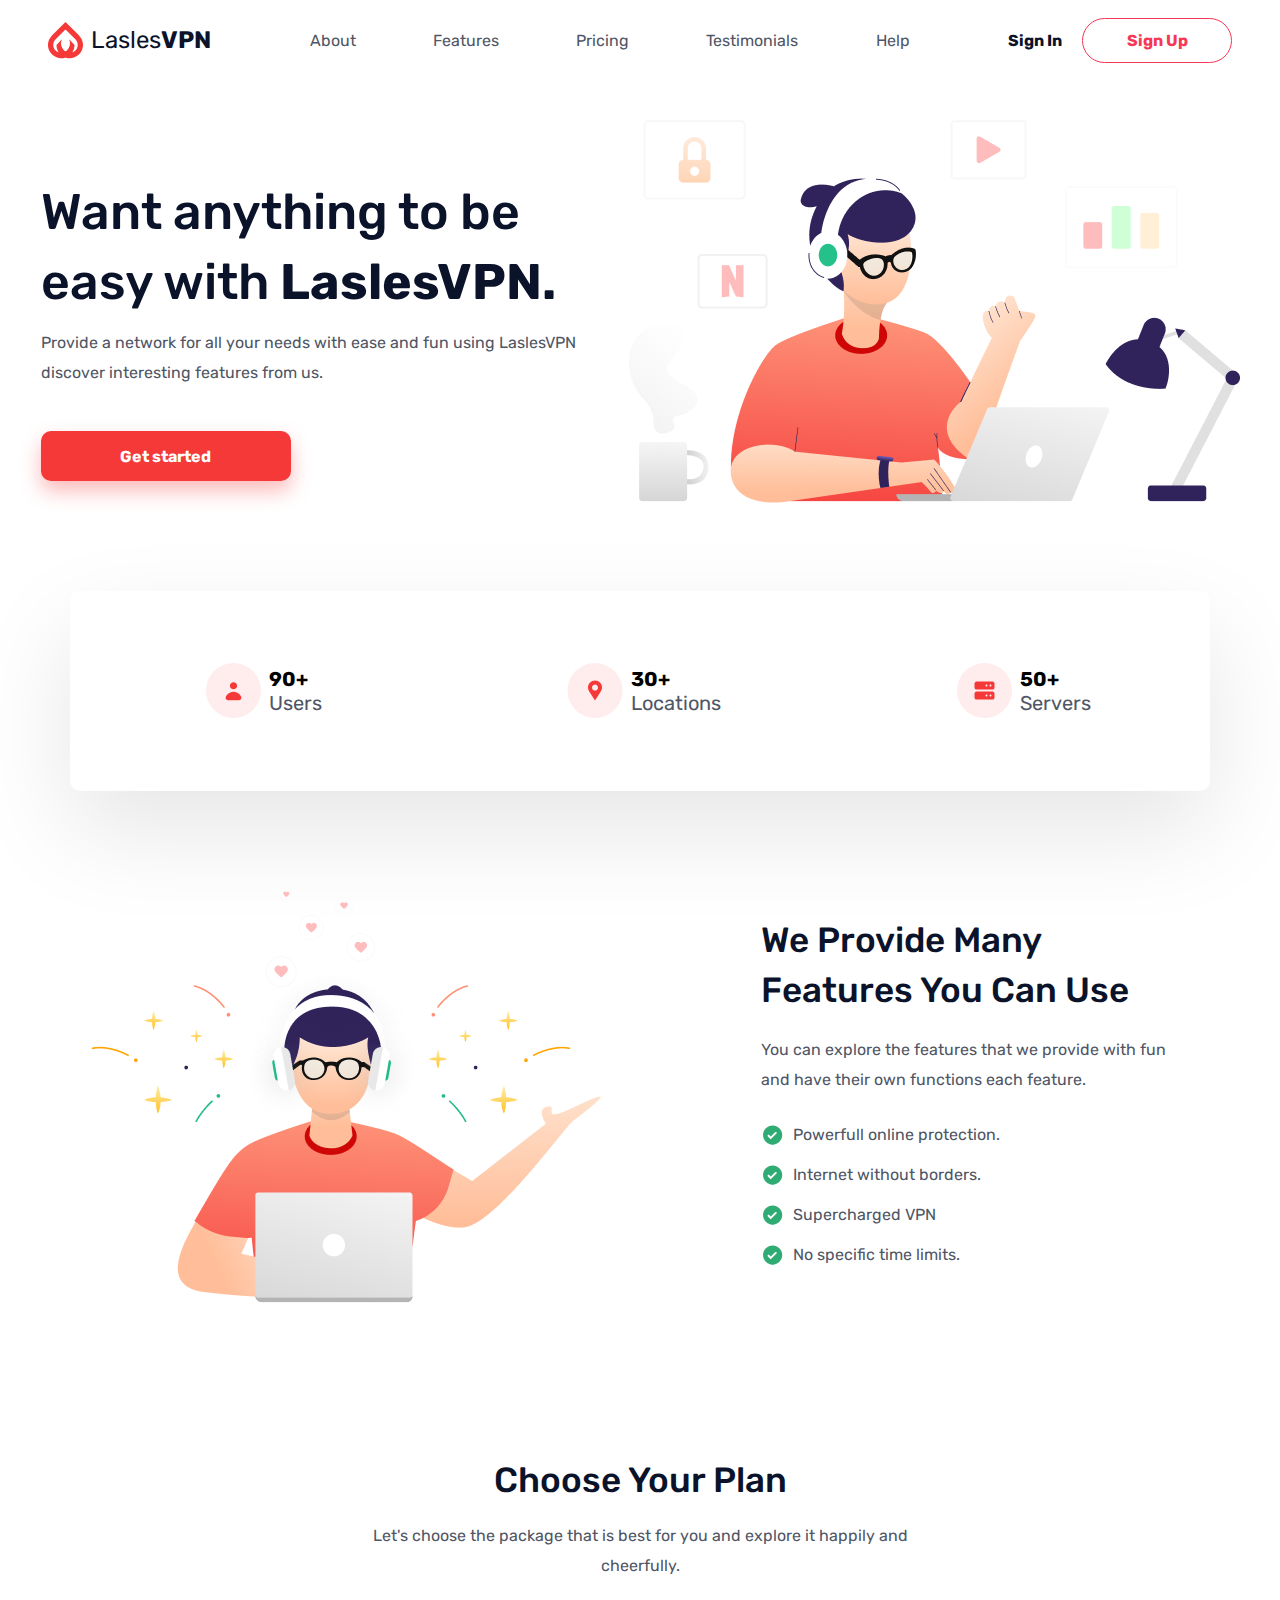
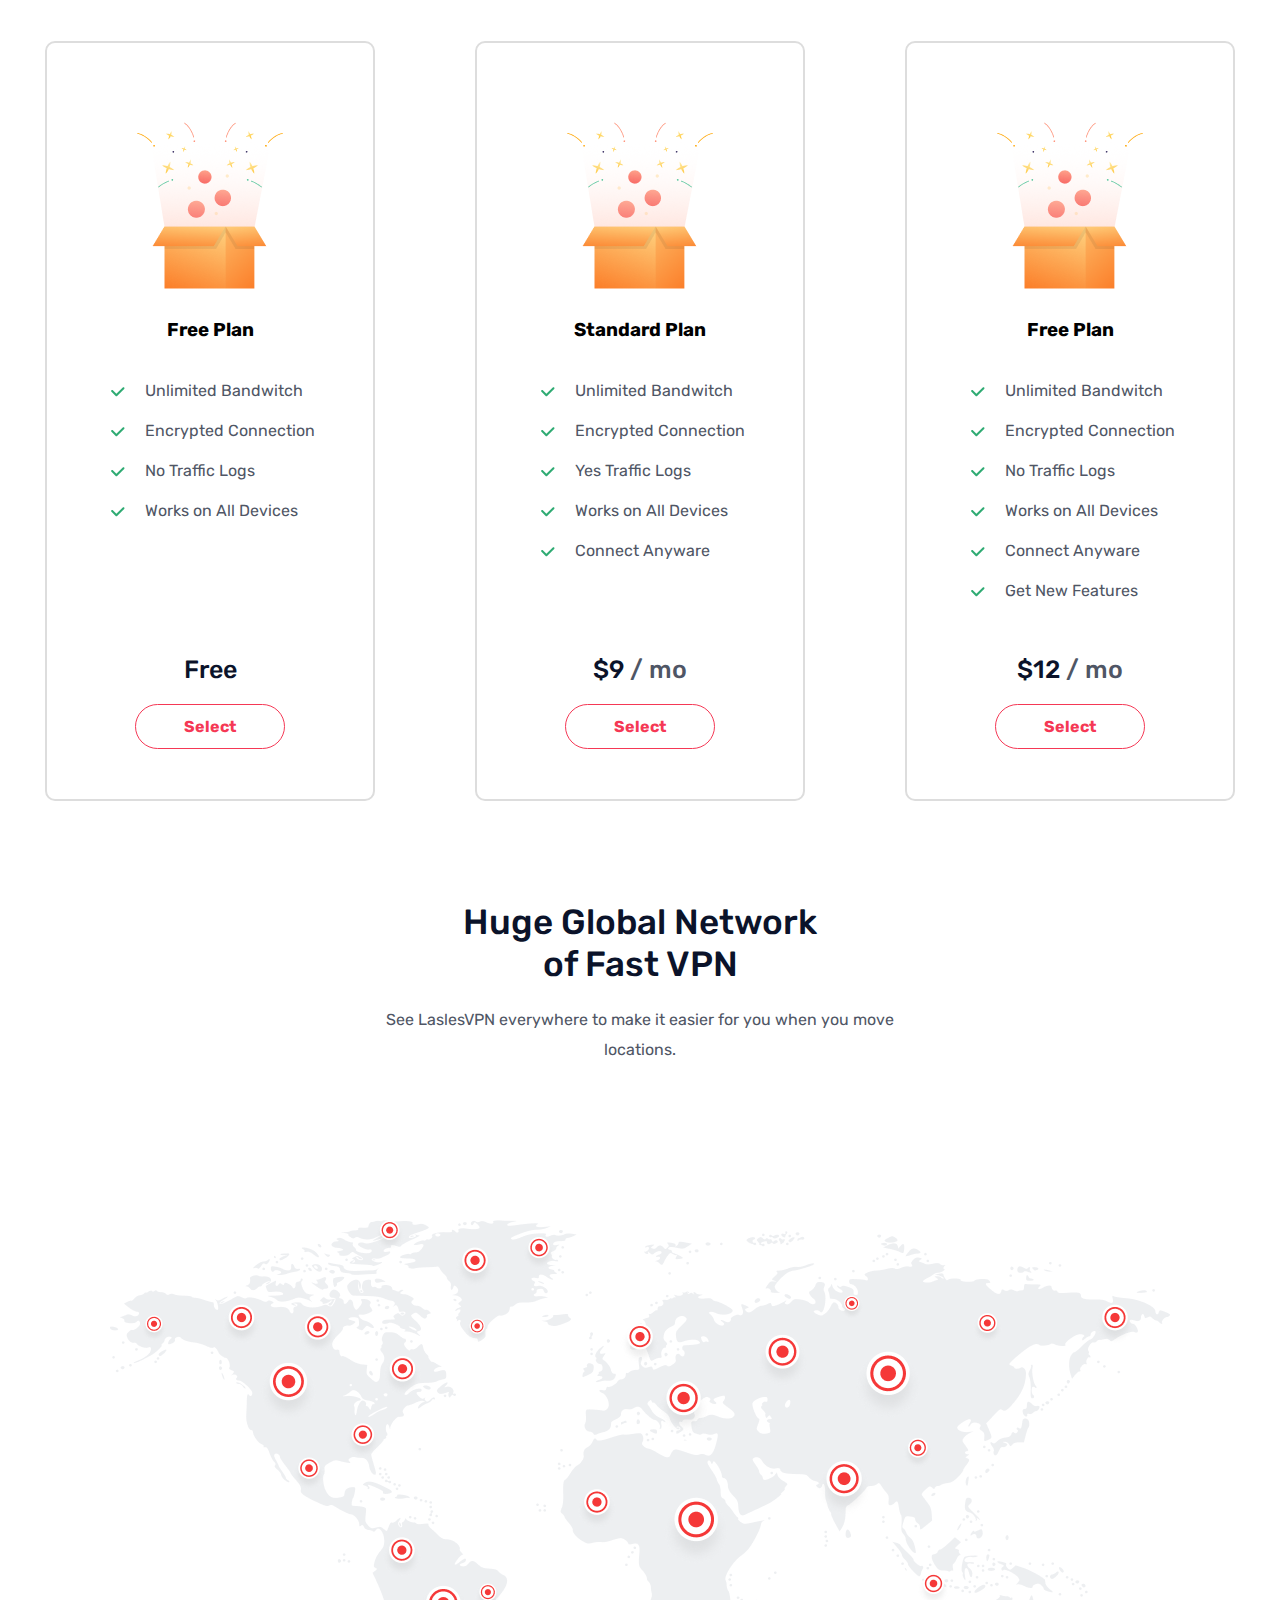
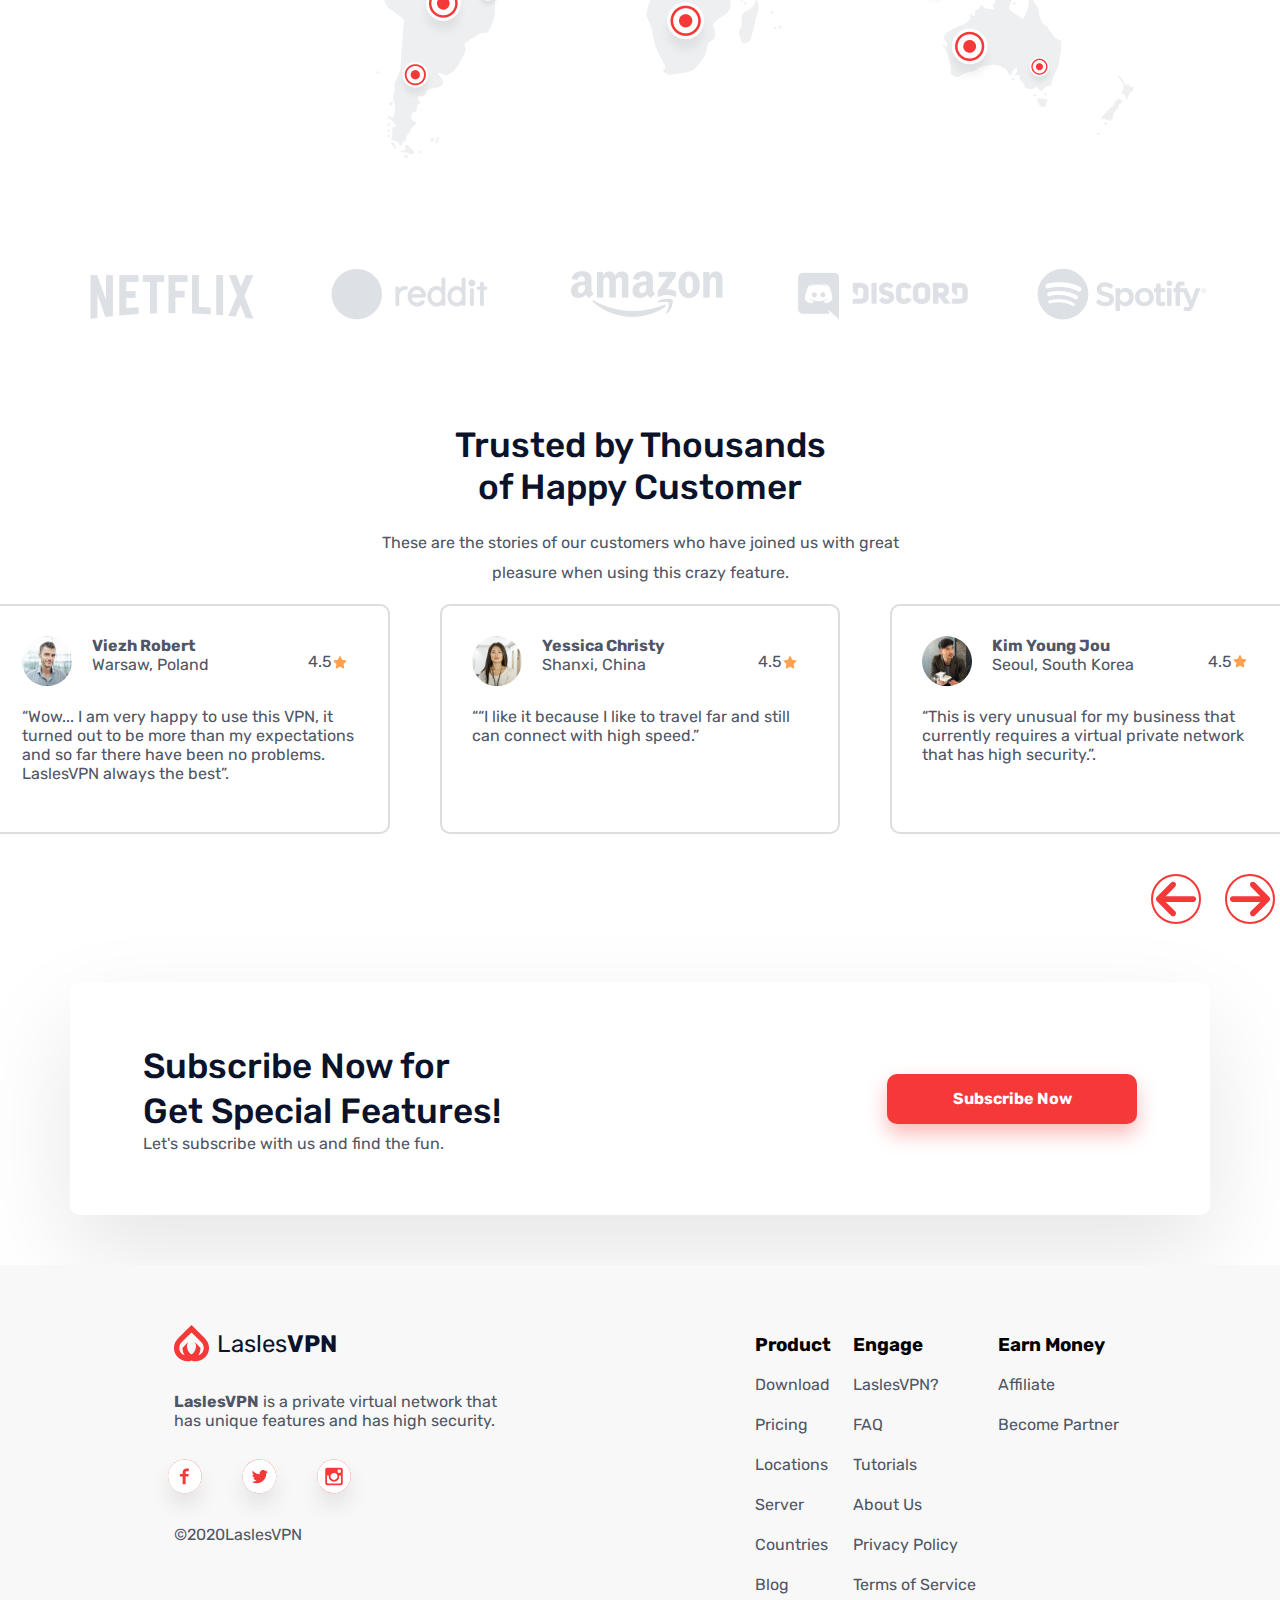
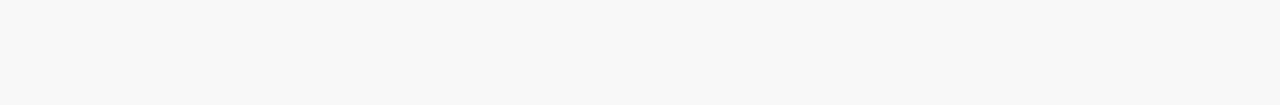
<file: index.html>
<!DOCTYPE html>
<html lang="en">
  <head>
    <meta charset="utf-8">
    <meta name="viewport" content="width=device-width, initial-scale=1.0">
    <title>Photo Gallery</title>
    <link rel="stylesheet" href="./index.css">
    <link rel="stylesheet" href="./css/index.css">
    <link rel="stylesheet" href="./css/reset.css">
    <link href='https://fonts.googleapis.com/css?family=Rubik' rel='stylesheet'>
    <link rel="stylesheet" href="https://cdnjs.cloudflare.com/ajax/libs/font-awesome/5.15.4/css/all.min.css" integrity="sha512-HnN/RUC4UZLtu9a4rP0kuQl1nIRFbq9ZXq/XQxkDQcElNjeK2uVf/cyjlEfsDl+A3xdOjCTwXOywTVpMJ/zI0A==" crossorigin="anonymous" />

  </head>



  <body>

    <nav class="navbar">

        <div class="logo">
            <img src="./assets/icons/logo.svg" alt="logo img">
            <a href="#" class="logoname">Lasles<b>VPN</b></a>
        </div>

        <div class="nav-items">
            <ul class="nav-item__ul">
                <li class="nav-item__li"><a href="#intro">About</a></li>
                <li class="nav-item__li"><a href="#features">Features</a></li>
                <li class="nav-item__li"><a href="#plans">Pricing</a></li>
                <li class="nav-item__li"><a href="#network">Testimonials</a></li>
                <li class="nav-item__li"><a href="#contacts">Help</a></li>
            </ul>
        </div>

        <div class="navbar-btns">
            <a class="sign-in-link">Sign In</a>
            <button class="btn-non-focused">Sign Up</button>
        </div>

    </nav>


    <main class="main-section">


        <div class="intro" id="intro">
            <div class="intro-info">
                <div>
                    <p style="font-size: 50px; font-weight: 500; line-height: 70px; color: #0B132A;">Want anything to be easy with <span style="font-weight: 700;">LaslesVPN.</span></p>
                    <p>Provide a network for all your needs with ease and fun using LaslesVPN discover interesting features from us.</p>
                </div>
                <button class="btn_focused_red">Get started</button>
            </div>
            <div class="intro-img">
                <img src="./assets/images/person1.png" alt="image with a person">
            </div>
        </div>


        <div class="statistics" id="statistics">

            <div class="statistic-item">
                <img class="statistic-item__icon" src="./assets/icons/user.svg" alt="user icon">
                <div class="statistic-item__text">
                    <b>90+</b>
                    <p>Users</p>
                </div>
            </div>
            
            <div class="statistic-item">
                <img class="statistic-item__icon" src="./assets/icons/location.svg" alt="location icon">
                <div class="statistic-item__text">
                    <b>30+</b>
                    <p>Locations</p>
                </div>
            </div>

            <div class="statistic-item">
                <img class="statistic-item__icon" src="./assets/icons/server.svg" alt="server icon">
                <div class="statistic-item__text">
                    <b>50+</b>
                    <p>Servers</p>
                </div>
            </div>

        </div>


    </main>


    <section class="features-section" id="features">

        <img class="features-img" src="./assets/images/person2.png" alt="image with a person">

        <div class="features-info">
            <h2>We Provide Many Features You Can Use</h2>
            <p>You can explore the features that we provide with fun and have their own functions each feature.</p>
            <ul class="features-info__ul">
                <li class="features-info_li">Powerfull online protection.</li>
                <li class="features-info_li">Internet without borders.</li>
                <li class="features-info_li">Supercharged VPN</li>
                <li class="features-info_li">No specific time limits.</li>
            </ul>
        </div>
        
    </section>


    <section class="plans-section" id="plans">

        <div class="plans__text">
            <p class="topic">Choose Your Plan</p>
            <p class="ordinary-text">Let's choose the package that is best for you and explore it happily and cheerfully.</p>
        </div>

        <div class="plans-catalog">

            <div class="plans-catalog__item">
                <div class="plan-info">
                    <img src="./assets/images/box.png" alt="image of a box">
                    <h3>Free Plan</h3>
                    <ul class="plans-catalog__item-ul">
                        <li class="plans-catalog__item-li">Unlimited Bandwitch</li>
                        <li class="plans-catalog__item-li">Encrypted Connection</li>
                        <li class="plans-catalog__item-li">No Traffic Logs</li>
                        <li class="plans-catalog__item-li">Works on All Devices</li>
                    </ul>
                </div>
                
                <div class="plan__item-price">
                    <p class="plan__item-price__text"><span class="price">Free</span></p>
                    <button class="btn-non-focused">Select</button>
                </div>
            </div>


            <div class="plans-catalog__item">
                <div class="plan-info">
                    <img src="./assets/images/box.png" alt="image of a box">
                    <h3>Standard Plan</h3>
                    <ul class="plans-catalog__item-ul">
                        <li class="plans-catalog__item-li">Unlimited Bandwitch</li>
                        <li class="plans-catalog__item-li">Encrypted Connection</li>
                        <li class="plans-catalog__item-li">Yes Traffic Logs</li>
                        <li class="plans-catalog__item-li">Works on All Devices</li>
                        <li class="plans-catalog__item-li">Connect Anyware</li>
                    </ul>
                </div>
                <div class="plan__item-price">
                    <p class="plan__item-price__text"><span class="price">$9</span><span class="duration"> / mo</span></p>
                    <button class="btn-non-focused">Select</button>
                </div>
            </div>

            <div class="plans-catalog__item">
                <div class="plan-info">
                    <img src="./assets/images/box.png" alt="image of a box">
                    <h3>Free Plan</h3>
                    <ul class="plans-catalog__item-ul">
                        <li class="plans-catalog__item-li">Unlimited Bandwitch</li>
                        <li class="plans-catalog__item-li">Encrypted Connection</li>
                        <li class="plans-catalog__item-li">No Traffic Logs</li>
                        <li class="plans-catalog__item-li">Works on All Devices</li>
                        <li class="plans-catalog__item-li">Connect Anyware</li>
                        <li class="plans-catalog__item-li">Get New Features</li>
                    </ul>
                </div>
                
                <div class="plan__item-price">
                    <p class="plan__item-price__text"><span class="price">$12</span><span class="duration"> / mo</span></p>
                    <button class="btn-non-focused">Select</button>
                </div>
            </div>

        </div>

    </section>


    <section class="network-section" id="network">

        <p class="topic">Huge Global Network of Fast VPN</p>
        <p class="ordinary-text">See LaslesVPN everywhere to make it easier for you when you move locations.</p>
        <img class="img-huge-map" src="./assets/images/map.png" alt="map img">
        <img src="./assets/images/sponsors.png" alt="sponsors img">

    </section>


    <section class="feedbacks-section" id="feedbacks">
        
        <p class="topic">Trusted by Thousands of Happy Customer</p>
        <p class="ordinary-text">These are the stories of our customers who have joined us with great pleasure when using this crazy feature.</p>

        <div class="feedback-container">

            <div class="feedbacks">
                
                <div class="feedback">
                    <div class="author">
                        <div class="author__info">
                            <img src="./assets/icons/robert.svg" alt="Viezh's profile photo">
                            <div class="author-intro">
                                <p><b>Viezh Robert</b></p>
                                <p>Warsaw, Poland</p>
                            </div>
                        </div>
                        <div class="author__rating">
                            <p>4.5<span><img src="./assets/icons/star.svg" alt="rating star"></span></p>
                        </div>
                    </div>

                    <div class="feedback__text">
                        <p>“Wow... I am very happy to use this VPN, 
                            it turned out to be more than my expectations 
                            and so far there have been no problems. LaslesVPN 
                            always the best”.</p>
                    </div>
                </div>


                <div class="feedback">
                    <div class="author">
                        <div class="author__info">
                            <img src="./assets/icons/yessika.svg" alt="Yessika's profile photo">
                            <div class="author-intro">
                                <p><b>Yessica Christy</b></p>
                                <p>Shanxi, China</p>
                            </div>
                        </div>
                        <div class="author__rating">
                            <p>4.5<span><img src="./assets/icons/star.svg" alt="rating star"></span></p>
                        </div>
                    </div>

                    <div class="feedback__text">
                        <p>““I like it because I like to travel far and still can connect with high speed.”</p>
                    </div>
                </div>

                <div class="feedback">
                    <div class="author">
                        <div class="author__info">
                            <img src="./assets/icons/kim.svg" alt="Kim's profile photo">
                            <div class="author-intro">
                                <p><b>Kim Young Jou</b></p>
                                <p>Seoul, South Korea</p>
                            </div>
                        </div>
                        <div class="author__rating">
                            <p>4.5</p>
                            <img src="./assets/icons/star.svg" alt="rating star">
                        </div>
                    </div>

                    <div class="feedback__text">
                        <p>“This is very unusual for my business that currently 
                            requires a virtual private network that has high security.”.</p>
                    </div>
                </div>

            </div>
            <div class="feedback-scroll">
                <div class="btns">
                    <img class="btn-left" role="button" src="./assets/icons/btn-left.svg" alt="btn left">
                    <img class="btn-right" role="button" src="./assets/icons/btn-right.svg" alt="btn right">
                </div>
            </div>
        </div>
    </section>

    <section class="subscription">
        <div class="subscription__text">
            <p class="large-text">Subscribe Now for Get Special Features!</p>
            <p class="small-text">Let's subscribe with us and find the fun.</p>
        </div>
        <button class="btn_focused_red">Subscribe Now</button>
    </section>

  </body>

  

<footer class="footer" id="contacts">
    

    <div class="footer-company-info">

        <div class="logo">
            <img src="./assets/icons/logo.svg" alt="logo img">
            <a href="#" class="logoname">Lasles<b>VPN</b></a>
        </div>
        <p class="footer-sm-text"><strong>LaslesVPN</strong> is a private virtual network that has unique features and has high security.</p>
        
        <div class="footer-socialmedia">
            <img src="./assets/icons/facebook.svg" alt="Facebook">
            <img src="./assets/icons/twitter.svg" alt="Twitter">
            <img src="./assets/icons/isntagram.svg" alt="Instagram">
        </div>

        <p class="some-signature">©2020LaslesVPN</p>
        
    </div>


    <div class="footer-columns">

        <div class="footer-column">
            <h3>Product</h3>
            <p>Download </p>
            <p>Pricing</p>
            <p>Locations</p>
            <p>Server</p>
            <p>Countries</p>
            <p>Blog</p>
          </div>

          <div class="footer-column">
            <h3>Engage</h3>
            <p>LaslesVPN?</p>
            <p>FAQ</p>
            <p>Tutorials</p>
            <p>About Us</p>
            <p>Privacy Policy</p>
            <p>Terms of Service</p>
          </div>

          <div class="footer-column">
            <h3>Earn Money</h3>
            <p>Affiliate</p>
            <p>Become Partner</p>
          </div>

    </div>


  </footer>
</file>
<file: index.css>
body {
    font-family: 'Rubik';
    
}

a {
    text-decoration: none;
}

p, li, li a{
    color: #4F5665;
}

h2 {
    color: #0B132A;
}
</file>
<file: css/index.css>
@import url('./feedbacks.css');

@import url('./navbar.css');

@import url('./buttons.css');

@import url('./main-section.css');

@import url('./features.css');

@import url('./plans.css');

@import url('./network-section.css');

@import url('./subscription.css');

@import url('./footer.css');
</file>
